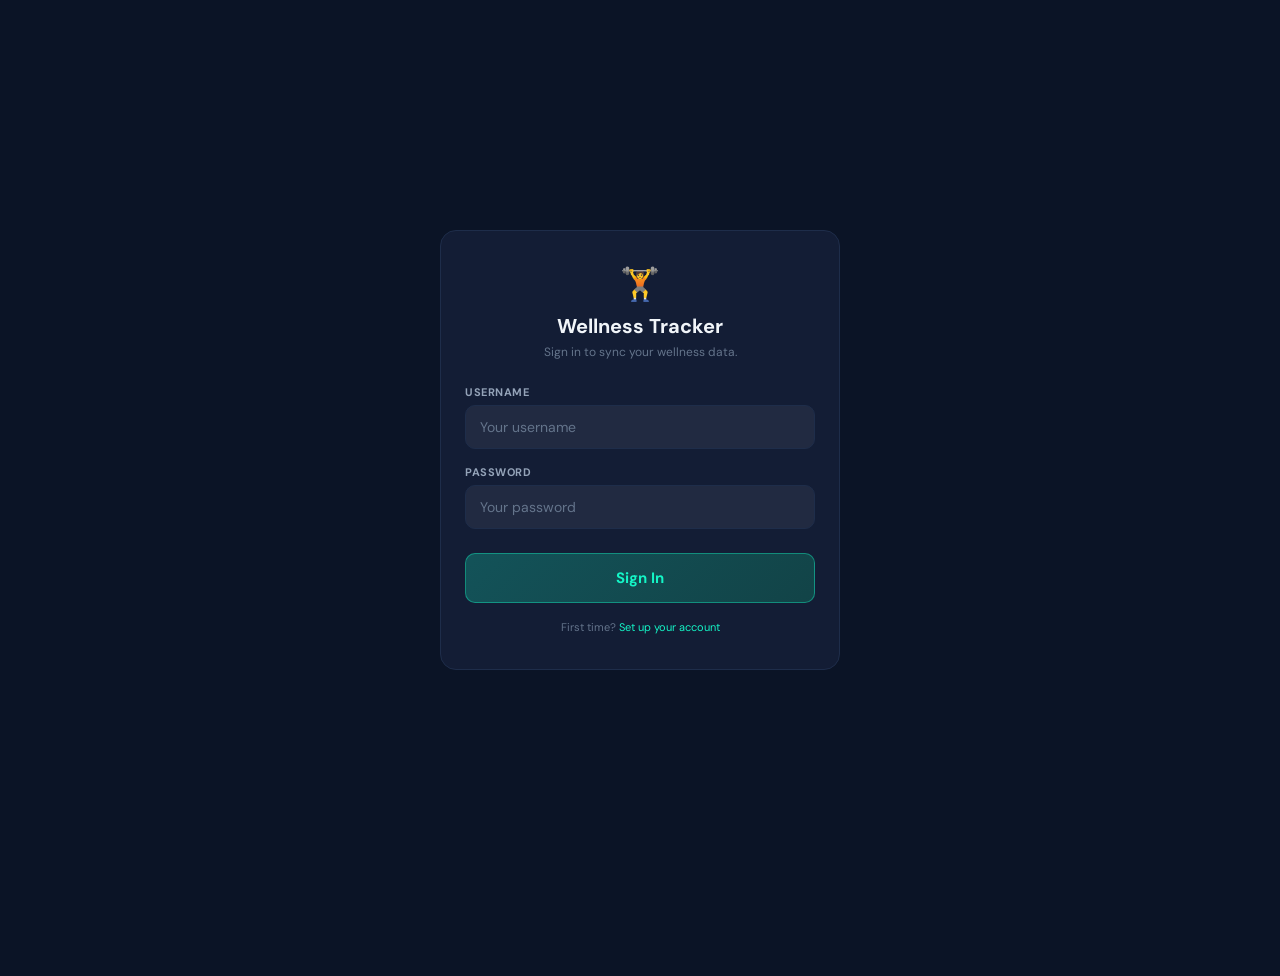
<file: index.html>
<!DOCTYPE html>
<html lang="en">
<head>
<meta charset="UTF-8">
<meta name="viewport" content="width=device-width, initial-scale=1.0, user-scalable=no, viewport-fit=cover">
<meta name="apple-mobile-web-app-capable" content="yes">
<meta name="apple-mobile-web-app-status-bar-style" content="black-translucent">
<meta name="apple-mobile-web-app-title" content="Wellness">
<meta name="theme-color" content="#0B1426">
<title>Wellness Tracker</title>
<link href="https://fonts.googleapis.com/css2?family=DM+Sans:wght@400;500;600;700&family=Space+Mono:wght@400;700&display=swap" rel="stylesheet">
<link rel="stylesheet" href="src/css/styles.css">
</head>
<body>
<div id="app" style="max-width:480px;margin:0 auto;position:relative">
  <div class="loading-overlay"><div class="loading-text">Loading wellness data...</div></div>
</div>
<script src="src/js/data.js"></script>
<script src="src/js/crypto.js"></script>
<script src="src/js/storage.js"></script>
<script src="src/js/auth.js"></script>
<script src="src/js/tracker.js"></script>
<script src="src/js/state.js"></script>
<script src="src/js/meals.js"></script>
<script src="src/js/render.js"></script>
<script>
(async function boot() {
  if (!isLoggedIn()) {
    window.location.href = 'login.html';
    return;
  }
  await loadAllData();
  R();
})();
</script>
</body>
</html>
</file>
<file: src/css/styles.css>
*{margin:0;padding:0;box-sizing:border-box;-webkit-tap-highlight-color:transparent}
:root{--bg:#0B1426;--card:#131D35;--border:#1E2D4A;--text:#E2E8F0;--muted:#94A3B8;--dim:#64748B;--accent:#14F5C6;--green:#10B981;--red:#EF4444;--orange:#F59E0B;--blue:#3B82F6;--purple:#8B5CF6;--pink:#EC4899;--teal:#14B8A6}
html,body{height:100%;background:var(--bg);color:var(--text);font-family:'DM Sans',sans-serif;overflow-x:hidden}
body{padding-bottom:calc(76px + env(safe-area-inset-bottom,8px))}
@keyframes fadeIn{from{opacity:0;transform:translateY(8px)}to{opacity:1;transform:translateY(0)}}
@keyframes slideUp{from{opacity:0;transform:translateY(16px)}to{opacity:1;transform:translateY(0)}}
@keyframes shimmer{0%{background-position:-200% 0}100%{background-position:200% 0}}
.page{padding:0 16px;animation:fadeIn .25s ease}
.header{padding:20px 18px 10px;background:linear-gradient(180deg,#0F1A30,var(--bg))}
.header-top{display:flex;justify-content:space-between;align-items:flex-start}
.header-tag{font-size:11px;color:var(--accent);font-weight:700;letter-spacing:1.5px;text-transform:uppercase;font-family:'Space Mono',monospace}
.header-title{font-size:22px;font-weight:700;color:#F1F5F9;margin-top:4px}
.header-date{font-size:11px;color:var(--dim);text-align:right}
.header-meds{font-size:11px;font-weight:600;margin-top:2px;text-align:right}
.card{background:var(--card);border:1px solid var(--border);border-radius:14px;padding:16px;margin-bottom:12px}
.stats{display:grid;grid-template-columns:1fr 1fr 1fr;gap:10px;margin:8px 0 14px}
.stat{text-align:center;padding:12px 6px}
.stat-val{font-size:20px;font-weight:700;font-family:'Space Mono',monospace}
.stat-label{font-size:10px;color:var(--dim);margin-top:2px;font-weight:600}
.habit{display:flex;align-items:center;padding:11px 14px;border-radius:10px;margin-bottom:6px;cursor:pointer;transition:all .15s;border:1px solid var(--border);background:rgba(255,255,255,.03)}
.habit:active{transform:scale(.97)}
.habit.checked{background:rgba(16,185,129,.12);border-color:rgba(16,185,129,.3)}
.habit-icon{font-size:18px;margin-right:10px;width:28px;text-align:center}
.habit-info{flex:1}
.habit-label{font-size:13px;font-weight:500;color:var(--muted)}
.habit.checked .habit-label{color:var(--green);text-decoration:line-through}
.habit-critical{font-size:10px;color:var(--red);margin-top:1px}
.cb{width:26px;height:26px;border-radius:7px;border:2px solid #334155;display:flex;align-items:center;justify-content:center;flex-shrink:0;transition:all .15s}
.habit.checked .cb{border-color:var(--green);background:rgba(16,185,129,.2)}
.cm{color:var(--green);font-size:14px;font-weight:700;display:none}
.habit.checked .cm{display:block}
.days{display:flex;gap:6px;margin-bottom:14px;justify-content:space-between}
.dp{padding:6px 0;width:40px;text-align:center;border-radius:20px;font-size:12px;font-weight:600;cursor:pointer;border:none;font-family:'DM Sans',sans-serif;background:rgba(255,255,255,.05);color:var(--dim);transition:all .15s}
.dp:active{transform:scale(.92)}
.dp.active{background:var(--accent);color:var(--bg)}
.dp.today:not(.active){background:rgba(20,245,198,.15);color:var(--accent)}
.dp-count{font-size:9px;margin-top:2px;opacity:.7}
.prog-bar{height:8px;background:var(--border);border-radius:4px;overflow:hidden;margin:8px 0}
.prog-fill{height:100%;border-radius:4px;transition:width .5s ease}
.si{display:flex;gap:12px;padding:10px 0;border-bottom:1px solid rgba(255,255,255,.04);cursor:pointer}
.si:last-child{border-bottom:none}
.si-time{min-width:62px;font-size:11px;font-weight:700;color:var(--accent);font-family:'Space Mono',monospace}
.si-main{flex:1}
.si-head{display:flex;align-items:center;gap:6px}
.si-head span:first-child{font-size:16px}
.si-head span:last-child{font-size:13px;font-weight:600}
.si-detail{font-size:12px;color:var(--muted);margin-top:6px;line-height:1.5;padding-left:22px;display:none}
.si.open .si-detail{display:block;animation:fadeIn .2s}
.si-dot{width:6px;height:6px;border-radius:3px;margin-top:7px;flex-shrink:0}
.ex-card{border-radius:12px;margin-bottom:8px;overflow:hidden;border:1px solid var(--border)}
.ex-header{display:flex;align-items:center;padding:12px 14px;cursor:pointer;background:var(--card)}
.ex-header:active{opacity:.85}
.ex-num{width:28px;height:28px;border-radius:8px;display:flex;align-items:center;justify-content:center;font-size:12px;font-weight:700;margin-right:10px;flex-shrink:0;font-family:'Space Mono',monospace}
.ex-info{flex:1}
.ex-name{font-size:13px;font-weight:600}
.ex-muscle{font-size:11px;color:var(--dim);margin-top:1px}
.ex-sets-badge{font-size:11px;font-weight:700;font-family:'Space Mono',monospace;padding:3px 8px;border-radius:6px;flex-shrink:0}
.ex-body{padding:0 14px 12px;background:var(--card);display:none}
.ex-card.open .ex-body{display:block;animation:fadeIn .15s}
.set-row{display:flex;align-items:center;padding:8px 0;border-bottom:1px solid rgba(255,255,255,.04)}
.set-row:last-child{border-bottom:none}
.set-label{font-size:12px;color:var(--muted);width:46px;font-weight:600}
.set-input{flex:1;display:flex;gap:8px;align-items:center}
.set-field{background:rgba(255,255,255,.06);border:1px solid var(--border);border-radius:8px;padding:6px 8px;color:var(--text);font-family:'Space Mono',monospace;font-size:13px;width:65px;text-align:center;outline:none}
.set-field:focus{border-color:var(--accent)}
.set-x{color:var(--dim);font-size:11px}
.set-check{width:28px;height:28px;border-radius:8px;border:2px solid #334155;display:flex;align-items:center;justify-content:center;cursor:pointer;flex-shrink:0;margin-left:6px;transition:all .15s}
.set-check.done{border-color:var(--green);background:rgba(16,185,129,.2)}
.set-check:active{transform:scale(.85)}

/* MEAL STYLES */
.mc{background:rgba(255,255,255,.04);border:1px solid var(--border);border-radius:12px;padding:14px;margin-bottom:8px;transition:all .15s;border-left-width:3px}
.mc:active{transform:scale(.99)}
.mt{font-size:10px;font-weight:700;text-transform:uppercase;letter-spacing:.5px}
.mtitle{font-size:14px;font-weight:600;color:var(--text);margin-top:2px}
.md{margin-top:10px;padding:10px 12px;background:rgba(255,255,255,.03);border-radius:8px;font-size:12px;color:var(--muted);line-height:1.7;display:none}
.mc.open .md{display:block;animation:fadeIn .2s}

.meal-selected{position:relative;cursor:pointer}
.meal-selected-header{display:flex;justify-content:space-between;align-items:center}
.meal-swap-btn{background:rgba(20,245,198,.1);border:1px solid rgba(20,245,198,.25);color:var(--accent);font-size:10px;font-weight:700;padding:4px 10px;border-radius:6px;cursor:pointer;font-family:'DM Sans',sans-serif;letter-spacing:.3px;transition:all .15s;text-transform:uppercase}
.meal-swap-btn:active{transform:scale(.92);background:rgba(20,245,198,.2)}
.meal-options-panel{margin-top:10px;animation:slideUp .2s ease;display:none}
.mc.swapping .meal-options-panel{display:block}
.meal-option{background:rgba(255,255,255,.03);border:1px solid var(--border);border-radius:10px;padding:11px 13px;margin-bottom:6px;cursor:pointer;transition:all .15s;display:flex;align-items:center;gap:10px}
.meal-option:active{transform:scale(.97)}
.meal-option:hover{border-color:rgba(20,245,198,.3);background:rgba(20,245,198,.04)}
.meal-option.current{border-color:rgba(16,185,129,.4);background:rgba(16,185,129,.08)}
.meal-option-info{flex:1}
.meal-option-name{font-size:13px;font-weight:600;color:var(--text)}
.meal-option-desc{font-size:11px;color:var(--muted);margin-top:3px;line-height:1.4}
.meal-option-tags{display:flex;gap:4px;margin-top:5px;flex-wrap:wrap}
.meal-tag{font-size:9px;font-weight:700;padding:2px 6px;border-radius:4px;font-family:'Space Mono',monospace;letter-spacing:.3px}
.tag-protein{background:rgba(239,68,68,.12);color:#F87171}
.tag-fiber{background:rgba(16,185,129,.12);color:#34D399}
.tag-lowcarb{background:rgba(59,130,246,.12);color:#60A5FA}
.tag-omega3{background:rgba(139,92,246,.12);color:#A78BFA}
.tag-quick{background:rgba(245,158,11,.12);color:#FBBF24}
.tag-veg{background:rgba(20,184,166,.12);color:#2DD4BF}
.tag-indian{background:rgba(236,72,153,.12);color:#F472B6}
.tag-custom{background:rgba(139,92,246,.12);color:#A78BFA}
.tag-picked{background:rgba(59,130,246,.12);color:#60A5FA}
.meal-check{width:22px;height:22px;border-radius:6px;border:2px solid #334155;display:flex;align-items:center;justify-content:center;flex-shrink:0}
.meal-option.current .meal-check{border-color:var(--green);background:rgba(16,185,129,.2)}
.meal-macro-row{display:flex;gap:12px;margin-top:4px}
.meal-macro{font-size:10px;color:var(--dim);font-family:'Space Mono',monospace}
.meal-macro b{color:var(--muted)}

.golden{background:linear-gradient(135deg,rgba(245,158,11,.1),rgba(236,72,153,.05));border:1px solid rgba(245,158,11,.2);border-radius:10px;padding:12px;margin-bottom:10px;font-size:12px}
.golden b{color:var(--orange)}
.golden div:last-child{color:#D4A574}
.swap-tabs{display:flex;gap:4px;margin-bottom:10px;background:rgba(255,255,255,.03);border-radius:8px;padding:3px;border:1px solid var(--border)}
.swap-tab{flex:1;padding:7px 4px;border:none;border-radius:6px;font-size:10px;font-weight:700;font-family:'DM Sans',sans-serif;cursor:pointer;background:transparent;color:var(--dim);transition:all .15s;letter-spacing:.2px}
.swap-tab.active{background:rgba(20,245,198,.12);color:var(--accent)}
.swap-tab:active{transform:scale(.95)}
.custom-form{display:flex;flex-direction:column;gap:8px}
.cf-input{background:rgba(255,255,255,.06);border:1px solid var(--border);border-radius:8px;padding:10px 12px;color:var(--text);font-family:'DM Sans',sans-serif;font-size:13px;outline:none;transition:border-color .15s;width:100%}
.cf-input:focus{border-color:var(--accent)}
.cf-input::placeholder{color:var(--dim)}
.cf-full{width:100%}
.cf-row{display:flex;gap:8px}
.cf-field{flex:1;display:flex;flex-direction:column;gap:3px}
.cf-label{font-size:10px;color:var(--muted);font-weight:600;padding-left:2px}
.cf-submit{background:linear-gradient(135deg,rgba(20,245,198,.2),rgba(16,185,129,.2));border:1px solid rgba(20,245,198,.3);color:var(--accent);padding:11px;border-radius:8px;font-size:13px;font-weight:700;font-family:'DM Sans',sans-serif;cursor:pointer;transition:all .15s;margin-top:2px}
.cf-submit:active{transform:scale(.97);background:rgba(20,245,198,.3)}
.search-bar{position:relative;margin-bottom:10px}
.search-input{width:100%;background:var(--card);border:1px solid var(--border);border-radius:10px;padding:11px 14px 11px 38px;color:var(--text);font-family:'DM Sans',sans-serif;font-size:13px;outline:none;transition:border-color .15s}
.search-input:focus{border-color:var(--accent)}
.search-input::placeholder{color:var(--dim)}
.search-icon{position:absolute;left:13px;top:50%;transform:translateY(-50%);font-size:15px;pointer-events:none}
.search-clear{position:absolute;right:10px;top:50%;transform:translateY(-50%);background:rgba(255,255,255,.1);border:none;color:var(--muted);font-size:14px;cursor:pointer;width:22px;height:22px;border-radius:6px;display:flex;align-items:center;justify-content:center}
.search-results{animation:slideUp .2s ease}
.sr-item{background:var(--card);border:1px solid var(--border);border-radius:10px;padding:12px;margin-bottom:6px;transition:all .15s}
.sr-source{font-size:9px;font-weight:700;color:var(--dim);text-transform:uppercase;letter-spacing:.5px;margin-bottom:4px}
.sr-name{font-size:13px;font-weight:600;color:var(--text)}
.sr-desc{font-size:11px;color:var(--muted);margin-top:2px;line-height:1.4}
.sr-actions{display:flex;gap:6px;margin-top:8px;flex-wrap:wrap}
.sr-add-btn{background:rgba(20,245,198,.1);border:1px solid rgba(20,245,198,.2);color:var(--accent);font-size:10px;font-weight:700;padding:5px 10px;border-radius:6px;cursor:pointer;font-family:'DM Sans',sans-serif}
.sr-add-btn:active{transform:scale(.95)}
.sr-slot-picker{display:flex;gap:4px;margin-top:6px;flex-wrap:wrap}
.sr-slot-btn{padding:4px 8px;border-radius:5px;border:1px solid var(--border);background:rgba(255,255,255,.04);color:var(--muted);font-size:10px;font-weight:600;cursor:pointer;font-family:'DM Sans',sans-serif}
.sr-slot-btn:active{transform:scale(.95)}
.mgr-section{background:var(--card);border:1px solid var(--border);border-radius:12px;padding:14px;margin-bottom:10px}
.mgr-header{display:flex;justify-content:space-between;align-items:center;cursor:pointer}
.mgr-title{font-size:13px;font-weight:700;color:var(--purple)}
.mgr-toggle{font-size:12px;color:var(--dim)}
.mgr-body{margin-top:10px;animation:slideUp .2s ease}
.edit-form{background:rgba(139,92,246,.06);border:1px solid rgba(139,92,246,.2);border-radius:10px;padding:12px;margin-top:6px;animation:slideUp .15s ease}
.edit-btns{display:flex;gap:6px;margin-top:8px}
.edit-save{flex:1;background:linear-gradient(135deg,rgba(20,245,198,.2),rgba(16,185,129,.2));border:1px solid rgba(20,245,198,.3);color:var(--accent);padding:8px;border-radius:6px;font-size:12px;font-weight:700;font-family:'DM Sans',sans-serif;cursor:pointer}
.edit-cancel{flex:1;background:rgba(255,255,255,.06);border:1px solid var(--border);color:var(--muted);padding:8px;border-radius:6px;font-size:12px;font-weight:600;font-family:'DM Sans',sans-serif;cursor:pointer}
.view-toggle{display:flex;gap:0;margin-bottom:12px;background:rgba(255,255,255,.04);border-radius:10px;padding:3px;border:1px solid var(--border)}
.view-btn{flex:1;padding:9px 6px;border:none;border-radius:8px;font-size:12px;font-weight:700;font-family:'DM Sans',sans-serif;cursor:pointer;background:transparent;color:var(--dim);transition:all .15s;letter-spacing:.2px}
.view-btn.active{background:var(--accent);color:var(--bg)}
.view-btn:active{transform:scale(.96)}
.lib-slots{display:flex;gap:4px;margin-bottom:10px}
.lib-slot{flex:1;padding:8px 4px;border-radius:8px;border:1px solid var(--border);background:rgba(255,255,255,.03);color:var(--dim);font-size:11px;font-weight:700;text-align:center;cursor:pointer;font-family:'DM Sans',sans-serif;transition:all .12s}
.lib-slot.active{border-color:var(--accent);background:rgba(20,245,198,.1);color:var(--accent)}
.lib-slot:active{transform:scale(.95)}
.lib-filters{display:flex;gap:4px;flex-wrap:wrap;margin-bottom:8px}
.lib-filter{padding:4px 9px;border-radius:6px;border:1px solid var(--border);background:rgba(255,255,255,.03);font-size:10px;font-weight:700;color:var(--dim);cursor:pointer;font-family:'DM Sans',sans-serif;transition:all .12s}
.lib-filter.active{border-color:var(--accent);background:rgba(20,245,198,.1);color:var(--accent)}
.lib-filter:active{transform:scale(.93)}
.lib-sort{display:flex;gap:4px;margin-bottom:12px;flex-wrap:wrap}
.lib-sort-btn{padding:3px 8px;border-radius:5px;border:1px solid transparent;background:transparent;font-size:9px;font-weight:700;color:var(--dim);cursor:pointer;font-family:'Space Mono',monospace;transition:all .12s;text-transform:uppercase;letter-spacing:.3px}
.lib-sort-btn.active{color:var(--accent);border-color:rgba(20,245,198,.25)}
.lib-card{background:var(--card);border:1px solid var(--border);border-radius:12px;margin-bottom:8px;overflow:hidden;transition:all .12s}
.lib-card-head{display:flex;justify-content:space-between;align-items:center;padding:12px 14px;cursor:pointer}
.lib-card-head:active{opacity:.85}
.lib-card-left{flex:1;min-width:0}
.lib-card-name{font-size:13px;font-weight:600;color:var(--text);white-space:nowrap;overflow:hidden;text-overflow:ellipsis}
.lib-card-macros{display:flex;gap:8px;margin-top:4px}
.lib-card-macro{font-size:10px;color:var(--dim);font-family:'Space Mono',monospace}
.lib-card-macro b{color:var(--muted)}
.lib-card-cal{font-size:12px;font-weight:700;font-family:'Space Mono',monospace;color:var(--dim);flex-shrink:0;margin-left:8px}
.lib-card-body{padding:0 14px 14px;animation:slideUp .15s ease}
.lib-card-desc{font-size:12px;color:var(--muted);line-height:1.5;margin-bottom:8px}
.lib-card-days{display:flex;gap:4px;margin-bottom:8px;flex-wrap:wrap}
.lib-day-chip{font-size:9px;font-weight:700;padding:2px 6px;border-radius:4px;background:rgba(255,255,255,.06);color:var(--dim)}
.lib-day-chip.on{background:rgba(20,245,198,.1);color:var(--accent)}
.lib-add-row{display:flex;gap:4px;flex-wrap:wrap;margin-top:6px}
.lib-add-day{padding:5px 8px;border-radius:6px;border:1px solid var(--border);background:rgba(255,255,255,.03);color:var(--muted);font-size:10px;font-weight:700;cursor:pointer;font-family:'DM Sans',sans-serif;transition:all .12s}
.lib-add-day:active{transform:scale(.93)}
.lib-add-day.has{border-color:rgba(16,185,129,.3);color:var(--green);opacity:.5;pointer-events:none}
.lib-count{font-size:11px;color:var(--dim);margin-bottom:10px;font-weight:600}
.macro-grid{display:grid;grid-template-columns:1fr 1fr;gap:6px}
.macro{text-align:center;padding:8px;background:rgba(255,255,255,.04);border-radius:8px}
.macro-val{font-size:14px;font-weight:700;color:var(--accent);font-family:'Space Mono',monospace}
.macro-label{font-size:10px;color:var(--dim)}
.tr{display:flex;align-items:center;gap:12px;padding:14px}
.tr-icon{font-size:24px;width:36px;text-align:center}
.tv{display:flex;gap:12px;margin-top:4px}
.tc .tl,.tg .tl{font-size:9px;font-weight:600;text-transform:uppercase}
.tc .tl{color:var(--red)}.tc .tvl{font-size:13px;font-weight:700;color:var(--red);font-family:'Space Mono',monospace}
.tg .tl{color:var(--green)}.tg .tvl{font-size:13px;font-weight:700;color:var(--green);font-family:'Space Mono',monospace}
.ta{font-size:16px;color:#334155;align-self:center}
.lr{display:flex;justify-content:space-between;align-items:center;padding:8px 0;border-bottom:1px solid rgba(255,255,255,.04)}
.lr:last-child{border-bottom:none}
.ln{font-size:12px;font-weight:600;color:var(--text)}
.lf{font-size:10px;color:var(--dim)}
.lnx{font-size:11px;font-weight:700;font-family:'Space Mono',monospace}
.di{display:flex;gap:8px;align-items:flex-start;margin-bottom:6px}
.di span:first-child{color:var(--red);font-size:11px;margin-top:1px}
.di span:last-child{font-size:12px;color:var(--muted);line-height:1.5}
.hw{display:flex;align-items:center;gap:10px;padding:10px 14px;border-radius:10px;margin-bottom:6px;background:rgba(255,255,255,.03);border:1px solid var(--border)}
.hw-bar{flex:1;height:8px;background:var(--border);border-radius:4px;overflow:hidden}
.hw-fill{height:100%;border-radius:4px}
.hw-label{font-size:11px;color:var(--muted);min-width:72px;font-family:'Space Mono',monospace}
.hw-pct{font-size:13px;font-weight:700;font-family:'Space Mono',monospace;min-width:38px;text-align:right}
.ib{border-radius:10px;padding:14px;margin-top:10px;font-size:12px;line-height:1.6}
.ib b{display:block;margin-bottom:6px;font-size:13px}
.ib-r{background:rgba(239,68,68,.06);border:1px solid rgba(239,68,68,.2)}.ib-r b{color:var(--red)}
.ib-g{background:rgba(16,185,129,.06);border:1px solid rgba(16,185,129,.2)}.ib-g b{color:var(--green)}
.ib-p{background:rgba(139,92,246,.06);border:1px solid rgba(139,92,246,.2)}.ib-p b{color:var(--purple)}
.med-rem{background:rgba(239,68,68,.08);border:1px solid rgba(239,68,68,.2);border-radius:12px;padding:14px;margin-top:12px}
.tabbar{position:fixed;bottom:0;left:50%;transform:translateX(-50%);width:100%;max-width:480px;background:linear-gradient(180deg,rgba(11,20,38,.95),#0B1426 30%);border-top:1px solid var(--border);display:flex;padding:6px 0 env(safe-area-inset-bottom,8px);backdrop-filter:blur(20px);-webkit-backdrop-filter:blur(20px);z-index:50}
.tab{flex:1;padding:8px 4px;border:none;background:0;color:var(--dim);font-size:10px;font-family:'DM Sans',sans-serif;font-weight:600;cursor:pointer;display:flex;flex-direction:column;align-items:center;gap:2px;transition:color .15s}
.tab.active{color:var(--accent)}
.tab-icon{font-size:20px}
.tab-dot{width:4px;height:4px;border-radius:2px;background:var(--accent);display:none}
.tab.active .tab-dot{display:block}
.wnav{display:flex;align-items:center;justify-content:center;gap:16px;margin-bottom:14px}
.wnav-btn{background:rgba(255,255,255,.06);border:1px solid var(--border);border-radius:10px;width:36px;height:36px;display:flex;align-items:center;justify-content:center;cursor:pointer;color:var(--muted);font-size:16px;font-weight:700}
.wnav-btn:active{transform:scale(.9);background:rgba(255,255,255,.1)}
.wnav-btn.disabled{opacity:.3;pointer-events:none}
.wnav-label{font-size:13px;font-weight:600;color:var(--text);min-width:140px;text-align:center}
.wnav-sub{font-size:10px;color:var(--dim);text-align:center;margin-top:2px}
.btn-sm{background:rgba(255,255,255,.08);border:1px solid var(--border);color:var(--accent);padding:8px 16px;border-radius:8px;font-family:'DM Sans',sans-serif;font-size:12px;font-weight:600;cursor:pointer;margin-right:8px}
.btn-sm:active{transform:scale(.95)}
.btn-del{background:rgba(239,68,68,.1);border:1px solid rgba(239,68,68,.2);color:var(--red);padding:8px 16px;border-radius:8px;font-family:'DM Sans',sans-serif;font-size:12px;font-weight:600;cursor:pointer}

/* SYNC STATUS */
.sync-indicator{display:inline-flex;align-items:center;gap:4px;font-size:10px;font-weight:600;margin-top:2px}
.sync-dot{width:6px;height:6px;border-radius:3px;display:inline-block}
.sync-dot.synced{background:var(--green)}
.sync-dot.syncing{background:var(--orange);animation:shimmer 1s infinite}
.sync-dot.error{background:var(--red)}

/* LOGIN PAGE */
.login-container{min-height:100vh;display:flex;align-items:center;justify-content:center;padding:20px}
.login-card{background:var(--card);border:1px solid var(--border);border-radius:16px;padding:32px 24px;width:100%;max-width:400px;animation:fadeIn .3s ease}
.login-logo{font-size:32px;text-align:center;margin-bottom:8px}
.login-title{font-size:20px;font-weight:700;text-align:center;color:#F1F5F9;margin-bottom:4px}
.login-sub{font-size:12px;color:var(--dim);text-align:center;margin-bottom:24px;line-height:1.5}
.login-label{font-size:11px;font-weight:700;color:var(--muted);text-transform:uppercase;letter-spacing:.5px;margin-bottom:6px;display:block}
.login-input{width:100%;background:rgba(255,255,255,.06);border:1px solid var(--border);border-radius:10px;padding:12px 14px;color:var(--text);font-family:'DM Sans',sans-serif;font-size:14px;outline:none;margin-bottom:16px;transition:border-color .15s}
.login-input:focus{border-color:var(--accent)}
.login-input::placeholder{color:var(--dim)}
.login-btn{width:100%;background:linear-gradient(135deg,rgba(20,245,198,.25),rgba(16,185,129,.25));border:1px solid rgba(20,245,198,.4);color:var(--accent);padding:14px;border-radius:10px;font-size:15px;font-weight:700;font-family:'DM Sans',sans-serif;cursor:pointer;transition:all .15s;margin-top:8px}
.login-btn:active{transform:scale(.98)}
.login-btn:disabled{opacity:.5;cursor:not-allowed}
.login-error{background:rgba(239,68,68,.1);border:1px solid rgba(239,68,68,.2);border-radius:8px;padding:10px 12px;color:var(--red);font-size:12px;margin-bottom:12px;display:none}
.login-help{font-size:11px;color:var(--dim);text-align:center;margin-top:16px;line-height:1.6}
.login-help a{color:var(--accent);text-decoration:none}
.login-help a:hover{text-decoration:underline}

/* USER INFO IN HEADER */
.header-user{display:flex;align-items:center;gap:6px;margin-top:4px}
.header-avatar{width:20px;height:20px;border-radius:50%;border:1px solid var(--border)}
.header-logout{background:none;border:none;color:var(--dim);font-size:10px;font-weight:600;cursor:pointer;font-family:'DM Sans',sans-serif;padding:2px 6px}
.header-logout:hover{color:var(--red)}

/* LOADING OVERLAY */
.loading-overlay{position:fixed;top:0;left:0;right:0;bottom:0;background:var(--bg);display:flex;align-items:center;justify-content:center;z-index:100}
.loading-text{color:var(--accent);font-size:14px;font-weight:600;animation:fadeIn .5s ease}
</file>
